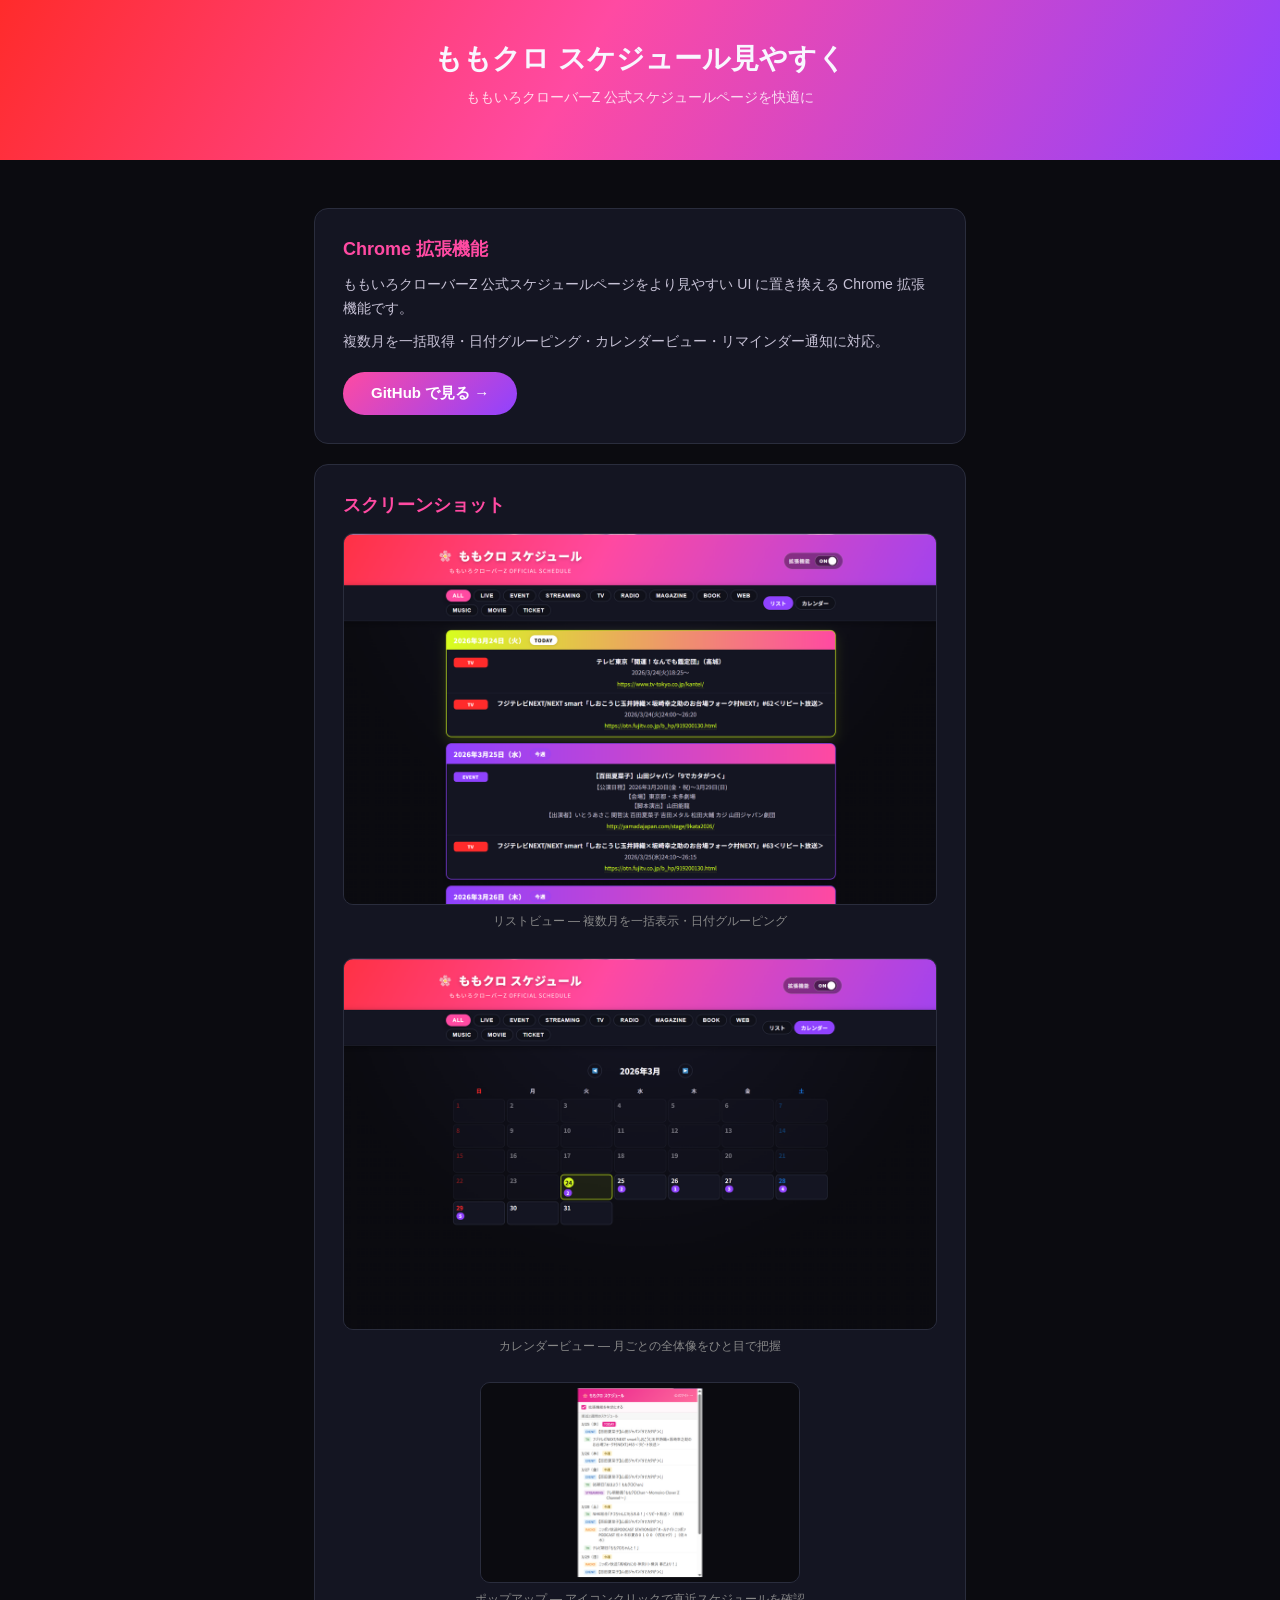
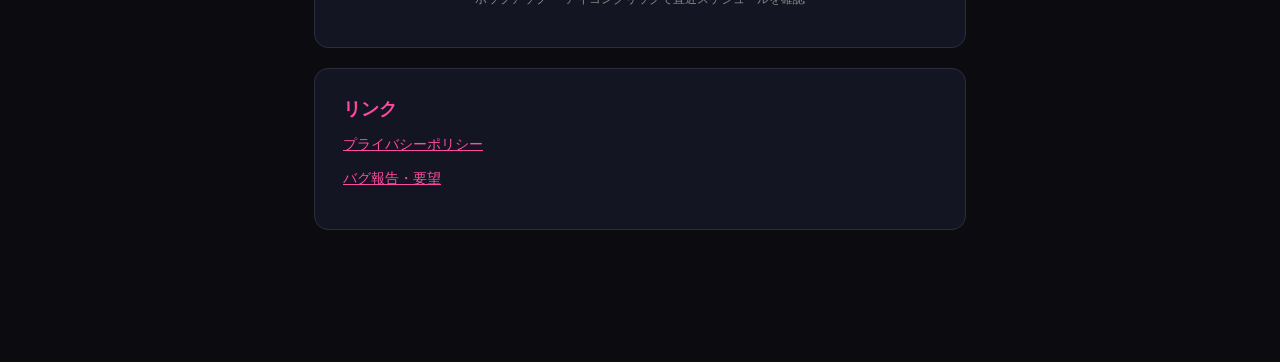
<file: docs/index.html>
<!DOCTYPE html>
<html lang="ja">
<head>
  <meta charset="UTF-8">
  <meta name="viewport" content="width=device-width, initial-scale=1.0">
  <title>ももクロ スケジュール見やすく</title>
  <style>
    * { box-sizing: border-box; margin: 0; padding: 0; }
    body {
      font-family: -apple-system, BlinkMacSystemFont, 'Hiragino Sans', 'Yu Gothic UI', sans-serif;
      background: #0b0b10;
      color: #f8f6ff;
      min-height: 100vh;
    }
    header {
      background: linear-gradient(120deg, #ff2b2b 0%, #ff4aa2 45%, #8f42ff 100%);
      padding: 40px 24px;
      text-align: center;
    }
    header h1 { font-size: 28px; font-weight: 900; margin-bottom: 8px; }
    header p { font-size: 14px; color: rgba(255,255,255,0.8); }
    main {
      max-width: 700px;
      margin: 48px auto;
      padding: 0 24px 64px;
    }
    .card {
      background: #141522;
      border: 1px solid #2a2d3d;
      border-radius: 14px;
      padding: 28px;
      margin-bottom: 20px;
    }
    h2 { font-size: 18px; color: #ff4aa2; margin-bottom: 12px; }
    p { color: #c7c2d6; line-height: 1.7; margin-bottom: 10px; font-size: 14px; }
    a { color: #ff4aa2; }
    .btn {
      display: inline-block;
      background: linear-gradient(135deg, #ff4aa2, #8f42ff);
      color: #fff;
      font-weight: 800;
      padding: 12px 28px;
      border-radius: 999px;
      text-decoration: none;
      font-size: 15px;
      margin-top: 8px;
    }
    .screenshots { display: flex; flex-direction: column; gap: 16px; margin-top: 16px; }
    .screenshots img {
      width: 100%;
      border-radius: 10px;
      border: 1px solid #2a2d3d;
      display: block;
    }
    .screenshot-popup {
      width: auto !important;
      max-width: 320px;
      align-self: center;
    }
    .screenshot-label {
      font-size: 12px;
      color: #888;
      margin-top: 6px;
      text-align: center;
    }
    .screenshot-item { display: flex; flex-direction: column; }
  </style>
</head>
<body>
  <header>
    <h1>ももクロ スケジュール見やすく</h1>
    <p>ももいろクローバーZ 公式スケジュールページを快適に</p>
  </header>
  <main>
    <div class="card">
      <h2>Chrome 拡張機能</h2>
      <p>ももいろクローバーZ 公式スケジュールページをより見やすい UI に置き換える Chrome 拡張機能です。</p>
      <p>複数月を一括取得・日付グルーピング・カレンダービュー・リマインダー通知に対応。</p>
      <a class="btn" href="https://github.com/canta1sei/momoclo-schedule-ext">GitHub で見る →</a>
    </div>
    <div class="card">
      <h2>スクリーンショット</h2>
      <div class="screenshots">
        <div class="screenshot-item">
          <img src="screenshot-list.png" alt="リストビュー">
          <p class="screenshot-label">リストビュー — 複数月を一括表示・日付グルーピング</p>
        </div>
        <div class="screenshot-item">
          <img src="screenshot-calendar.png" alt="カレンダービュー">
          <p class="screenshot-label">カレンダービュー — 月ごとの全体像をひと目で把握</p>
        </div>
        <div class="screenshot-item">
          <img src="screenshot-popup.png" alt="ポップアップ" class="screenshot-popup">
          <p class="screenshot-label">ポップアップ — アイコンクリックで直近スケジュールを確認</p>
        </div>
      </div>
    </div>
    <div class="card">
      <h2>リンク</h2>
      <p><a href="privacy-policy.html">プライバシーポリシー</a></p>
      <p><a href="https://github.com/canta1sei/momoclo-schedule-ext/issues">バグ報告・要望</a></p>
    </div>
  </main>
</body>
</html>
</file>
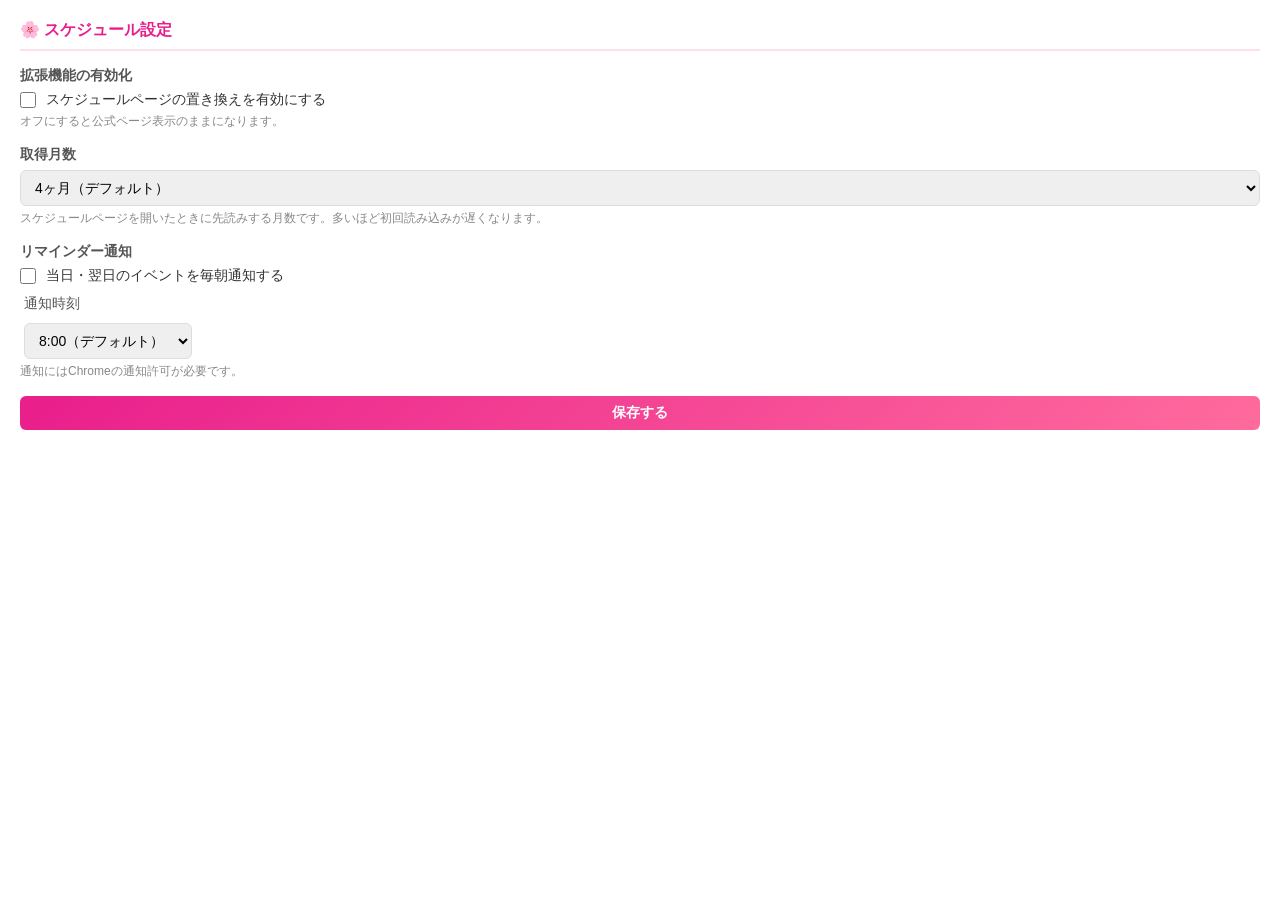
<file: options.html>
<!DOCTYPE html>
<html lang="ja">
<head>
  <meta charset="UTF-8">
  <title>ももクロ スケジュール - 設定</title>
  <style>
    * { box-sizing: border-box; margin: 0; padding: 0; }

    body {
      font-family: -apple-system, BlinkMacSystemFont, 'Hiragino Sans', 'Yu Gothic UI', sans-serif;
      font-size: 14px;
      color: #333;
      padding: 20px;
      min-width: 300px;
    }

    h2 {
      font-size: 16px;
      color: #e91e8c;
      margin-bottom: 16px;
      padding-bottom: 8px;
      border-bottom: 2px solid #ffe0ef;
    }

    .field {
      margin-bottom: 16px;
    }

    label {
      display: block;
      font-weight: bold;
      margin-bottom: 6px;
      color: #555;
    }

    select {
      width: 100%;
      padding: 8px 10px;
      border: 1px solid #ddd;
      border-radius: 6px;
      font-size: 14px;
      appearance: auto;
    }

    select:focus {
      outline: none;
      border-color: #e91e8c;
    }

    .toggle-row {
      display: flex;
      align-items: center;
      gap: 10px;
    }
    input[type="checkbox"] {
      width: 16px; height: 16px;
      accent-color: #e91e8c;
      cursor: pointer;
    }
    .notify-sub {
      margin-top: 10px;
      padding-left: 4px;
    }

    .desc {
      font-size: 12px;
      color: #888;
      margin-top: 4px;
    }

    .save-btn {
      background: linear-gradient(135deg, #e91e8c, #ff6b9d);
      color: #fff;
      border: none;
      padding: 8px 20px;
      border-radius: 6px;
      font-size: 14px;
      font-weight: bold;
      cursor: pointer;
      width: 100%;
    }
    .save-btn:hover { opacity: 0.9; }

    .status {
      margin-top: 10px;
      font-size: 12px;
      text-align: center;
      color: #e91e8c;
      min-height: 18px;
    }
  </style>
</head>
<body>
  <h2>🌸 スケジュール設定</h2>
  <div class="field">
    <label>拡張機能の有効化</label>
    <div class="toggle-row">
      <input type="checkbox" id="ext-enabled">
      <span>スケジュールページの置き換えを有効にする</span>
    </div>
    <p class="desc">オフにすると公式ページ表示のままになります。</p>
  </div>
  <div class="field">
    <label for="months">取得月数</label>
    <select id="months">
      <option value="1">1ヶ月（今月のみ）</option>
      <option value="2">2ヶ月</option>
      <option value="3">3ヶ月</option>
      <option value="4" selected>4ヶ月（デフォルト）</option>
      <option value="5">5ヶ月</option>
      <option value="6">6ヶ月</option>
    </select>
    <p class="desc">スケジュールページを開いたときに先読みする月数です。多いほど初回読み込みが遅くなります。</p>
  </div>
  <div class="field">
    <label>リマインダー通知</label>
    <div class="toggle-row">
      <input type="checkbox" id="notify-enabled">
      <span>当日・翌日のイベントを毎朝通知する</span>
    </div>
    <div class="notify-sub" id="notify-sub">
      <label for="notify-hour" style="font-weight:normal; margin-top:8px;">通知時刻</label>
      <select id="notify-hour" style="width:auto; margin-top:4px;">
        <option value="6">6:00</option>
        <option value="7">7:00</option>
        <option value="8" selected>8:00（デフォルト）</option>
        <option value="9">9:00</option>
        <option value="10">10:00</option>
        <option value="12">12:00</option>
      </select>
    </div>
    <p class="desc">通知にはChromeの通知許可が必要です。</p>
  </div>
  <button class="save-btn" id="save">保存する</button>
  <p class="status" id="status"></p>
  <script src="options.js"></script>
</body>
</html>
</file>
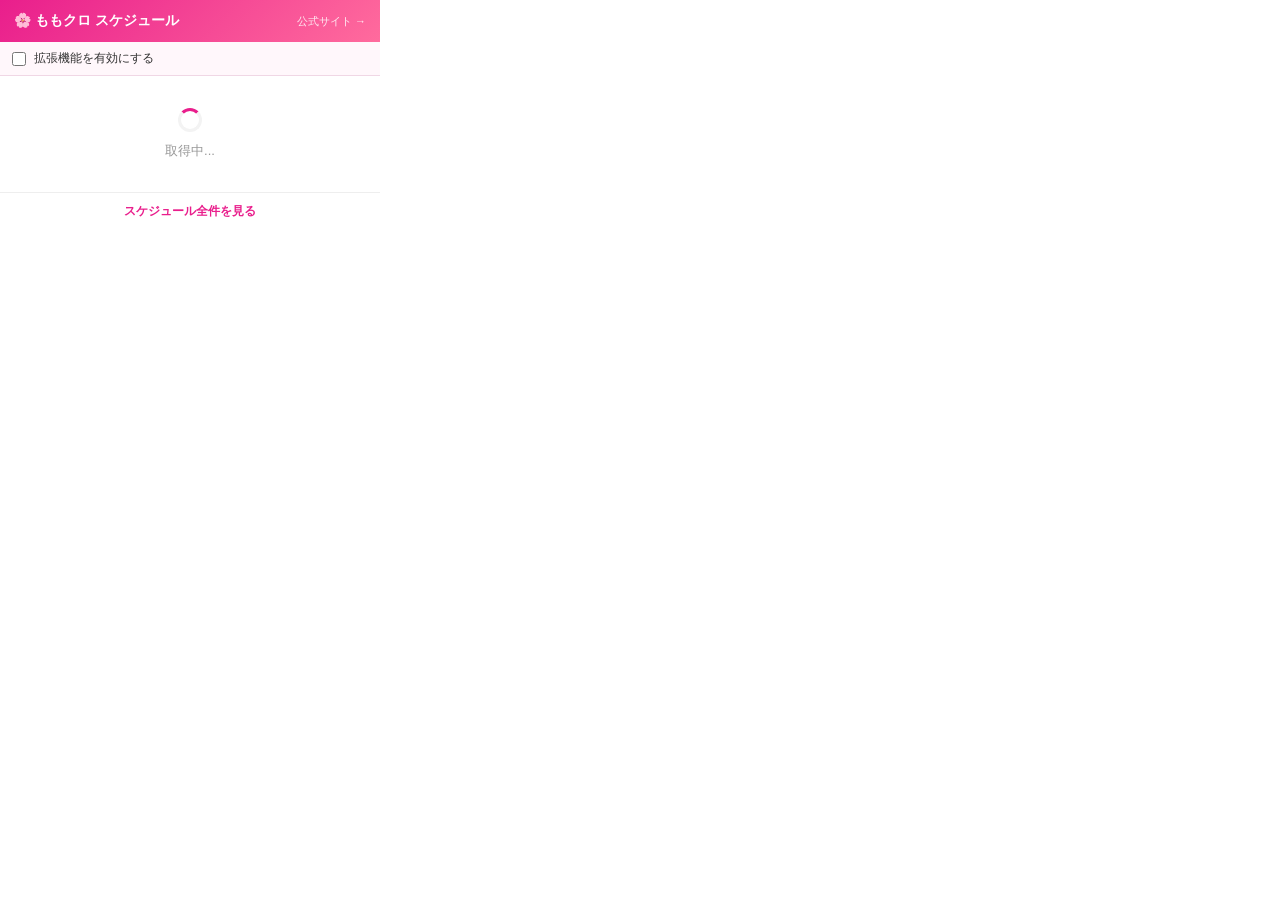
<file: popup.html>
<!DOCTYPE html>
<html lang="ja">
<head>
  <meta charset="UTF-8">
  <meta name="viewport" content="width=device-width, initial-scale=1.0">
  <title>ももクロ スケジュール</title>
  <style>
    * { box-sizing: border-box; margin: 0; padding: 0; }

    body {
      width: 380px;
      min-height: 200px;
      max-height: 560px;
      overflow-y: auto;
      font-family: -apple-system, BlinkMacSystemFont, 'Hiragino Sans', 'Yu Gothic UI', sans-serif;
      font-size: 13px;
      background: #fff;
      color: #333;
    }

    .header {
      background: linear-gradient(135deg, #e91e8c, #ff6b9d);
      color: #fff;
      padding: 12px 14px;
      display: flex;
      align-items: center;
      justify-content: space-between;
    }
    .header-title { font-size: 14px; font-weight: bold; }
    .header-link {
      font-size: 11px;
      color: rgba(255,255,255,0.85);
      text-decoration: none;
    }
    .header-link:hover { color: #fff; }

    .toggle-row {
      display: flex;
      align-items: center;
      gap: 8px;
      padding: 8px 12px;
      background: #fff7fb;
      border-bottom: 1px solid #f0d7e5;
      font-size: 12px;
    }
    .toggle-row input {
      width: 14px;
      height: 14px;
      accent-color: #e91e8c;
    }

    .loading {
      padding: 32px;
      text-align: center;
      color: #999;
    }
    .spinner {
      width: 24px; height: 24px;
      border: 3px solid #f3f3f3;
      border-top-color: #e91e8c;
      border-radius: 50%;
      animation: spin .8s linear infinite;
      margin: 0 auto 10px;
    }
    @keyframes spin { to { transform: rotate(360deg); } }

    .empty {
      padding: 32px;
      text-align: center;
      color: #aaa;
    }

    .error { padding: 16px; color: #c00; font-size: 12px; }

    .section-label {
      background: #f7f7f7;
      padding: 4px 12px;
      font-size: 11px;
      color: #888;
      font-weight: bold;
      letter-spacing: 0.05em;
      border-bottom: 1px solid #eee;
    }

    .day-block { border-bottom: 1px solid #f0f0f0; }

    .day-header {
      padding: 6px 12px 4px;
      display: flex;
      align-items: center;
      gap: 6px;
    }
    .date-str {
      font-size: 12px;
      font-weight: bold;
      color: #555;
    }

    .badge {
      font-size: 10px;
      padding: 1px 5px;
      border-radius: 3px;
      font-weight: bold;
    }
    .badge-today { background: #e91e8c; color: #fff; }
    .badge-week  { background: #fff3cd; color: #856404; }

    .event-item {
      padding: 3px 12px 5px 20px;
      display: flex;
      align-items: baseline;
      gap: 6px;
    }
    .cat {
      font-size: 10px;
      padding: 1px 5px;
      border-radius: 3px;
      font-weight: bold;
      flex-shrink: 0;
      background: #eee;
      color: #555;
    }
    .cat-live      { background: #ffe0ef; color: #c2185b; }
    .cat-event     { background: #e3f2fd; color: #1565c0; }
    .cat-streaming { background: #f3e5f5; color: #7b1fa2; }
    .cat-tv        { background: #e8f5e9; color: #2e7d32; }
    .cat-radio     { background: #fff8e1; color: #f57f17; }
    .cat-music     { background: #fce4ec; color: #880e4f; }

    .event-title {
      font-size: 12px;
      color: #333;
      line-height: 1.4;
    }

    .footer {
      padding: 10px 12px;
      border-top: 1px solid #eee;
      text-align: center;
    }
    .footer a {
      font-size: 12px;
      color: #e91e8c;
      text-decoration: none;
      font-weight: bold;
    }
    .footer a:hover { text-decoration: underline; }
  </style>
</head>
<body>
  <div class="header">
    <span class="header-title">🌸 ももクロ スケジュール</span>
    <a class="header-link" href="https://www.momoclo.net/schedule" target="_blank">公式サイト →</a>
  </div>
  <div class="toggle-row">
    <input type="checkbox" id="ext-enabled">
    <label for="ext-enabled">拡張機能を有効にする</label>
  </div>
  <div id="content">
    <div class="loading">
      <div class="spinner"></div>
      <p>取得中...</p>
    </div>
  </div>
  <div class="footer">
    <a href="https://www.momoclo.net/schedule" target="_blank">スケジュール全件を見る</a>
  </div>
  <script src="shared.js"></script>
  <script src="popup.js"></script>
</body>
</html>
</file>
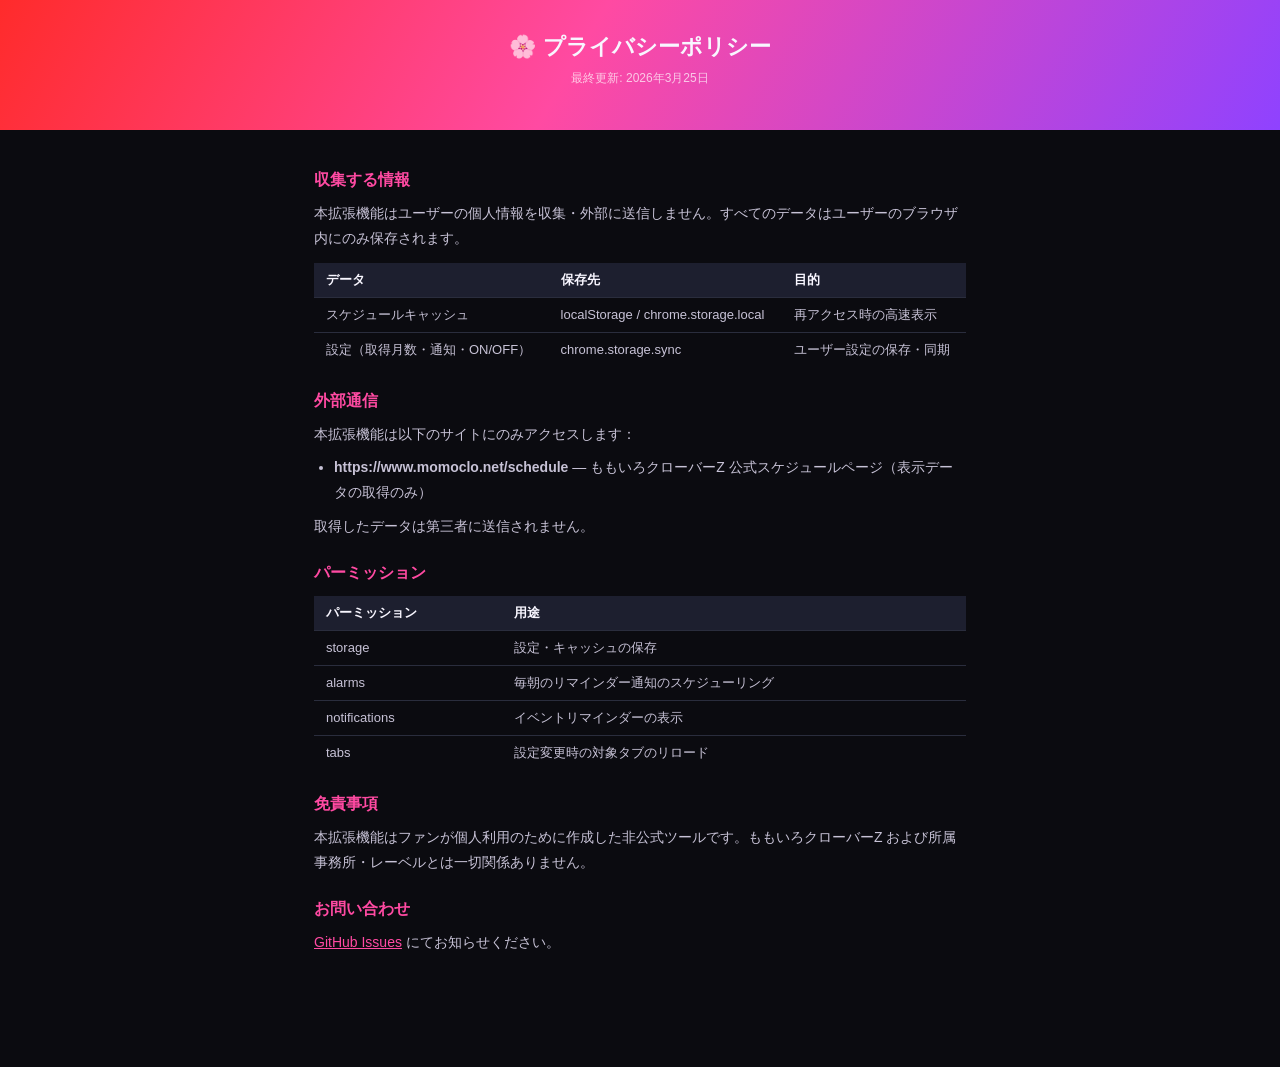
<file: docs/privacy-policy.html>
<!DOCTYPE html>
<html lang="ja">
<head>
  <meta charset="UTF-8">
  <meta name="viewport" content="width=device-width, initial-scale=1.0">
  <title>プライバシーポリシー - ももクロ スケジュール見やすく</title>
  <style>
    * { box-sizing: border-box; margin: 0; padding: 0; }
    body {
      font-family: -apple-system, BlinkMacSystemFont, 'Hiragino Sans', 'Yu Gothic UI', sans-serif;
      background: #0b0b10;
      color: #f8f6ff;
    }
    header {
      background: linear-gradient(120deg, #ff2b2b 0%, #ff4aa2 45%, #8f42ff 100%);
      padding: 32px 24px;
      text-align: center;
    }
    header h1 { font-size: 22px; font-weight: 900; }
    main { max-width: 700px; margin: 40px auto; padding: 0 24px 64px; }
    h2 { font-size: 16px; color: #ff4aa2; margin: 24px 0 10px; }
    p, li { color: #c7c2d6; line-height: 1.8; font-size: 14px; margin-bottom: 8px; }
    ul { padding-left: 20px; }
    table { width: 100%; border-collapse: collapse; margin: 12px 0; font-size: 13px; }
    th { background: #1d1f2f; color: #f8f6ff; padding: 8px 12px; text-align: left; }
    td { padding: 8px 12px; border-top: 1px solid #2a2d3d; color: #c7c2d6; }
    .updated { font-size: 12px; color: #888; margin-top: 8px; }
    a { color: #ff4aa2; }
  </style>
</head>
<body>
  <header>
    <h1>🌸 プライバシーポリシー</h1>
    <p class="updated" style="color:rgba(255,255,255,0.7);margin-top:6px;">最終更新: 2026年3月25日</p>
  </header>
  <main>
    <h2>収集する情報</h2>
    <p>本拡張機能はユーザーの個人情報を収集・外部に送信しません。すべてのデータはユーザーのブラウザ内にのみ保存されます。</p>

    <table>
      <tr><th>データ</th><th>保存先</th><th>目的</th></tr>
      <tr><td>スケジュールキャッシュ</td><td>localStorage / chrome.storage.local</td><td>再アクセス時の高速表示</td></tr>
      <tr><td>設定（取得月数・通知・ON/OFF）</td><td>chrome.storage.sync</td><td>ユーザー設定の保存・同期</td></tr>
    </table>

    <h2>外部通信</h2>
    <p>本拡張機能は以下のサイトにのみアクセスします：</p>
    <ul>
      <li><strong>https://www.momoclo.net/schedule</strong> — ももいろクローバーZ 公式スケジュールページ（表示データの取得のみ）</li>
    </ul>
    <p>取得したデータは第三者に送信されません。</p>

    <h2>パーミッション</h2>
    <table>
      <tr><th>パーミッション</th><th>用途</th></tr>
      <tr><td>storage</td><td>設定・キャッシュの保存</td></tr>
      <tr><td>alarms</td><td>毎朝のリマインダー通知のスケジューリング</td></tr>
      <tr><td>notifications</td><td>イベントリマインダーの表示</td></tr>
      <tr><td>tabs</td><td>設定変更時の対象タブのリロード</td></tr>
    </table>

    <h2>免責事項</h2>
    <p>本拡張機能はファンが個人利用のために作成した非公式ツールです。ももいろクローバーZ および所属事務所・レーベルとは一切関係ありません。</p>

    <h2>お問い合わせ</h2>
    <p><a href="https://github.com/canta1sei/momoclo-schedule-ext/issues">GitHub Issues</a> にてお知らせください。</p>
  </main>
</body>
</html>
</file>
